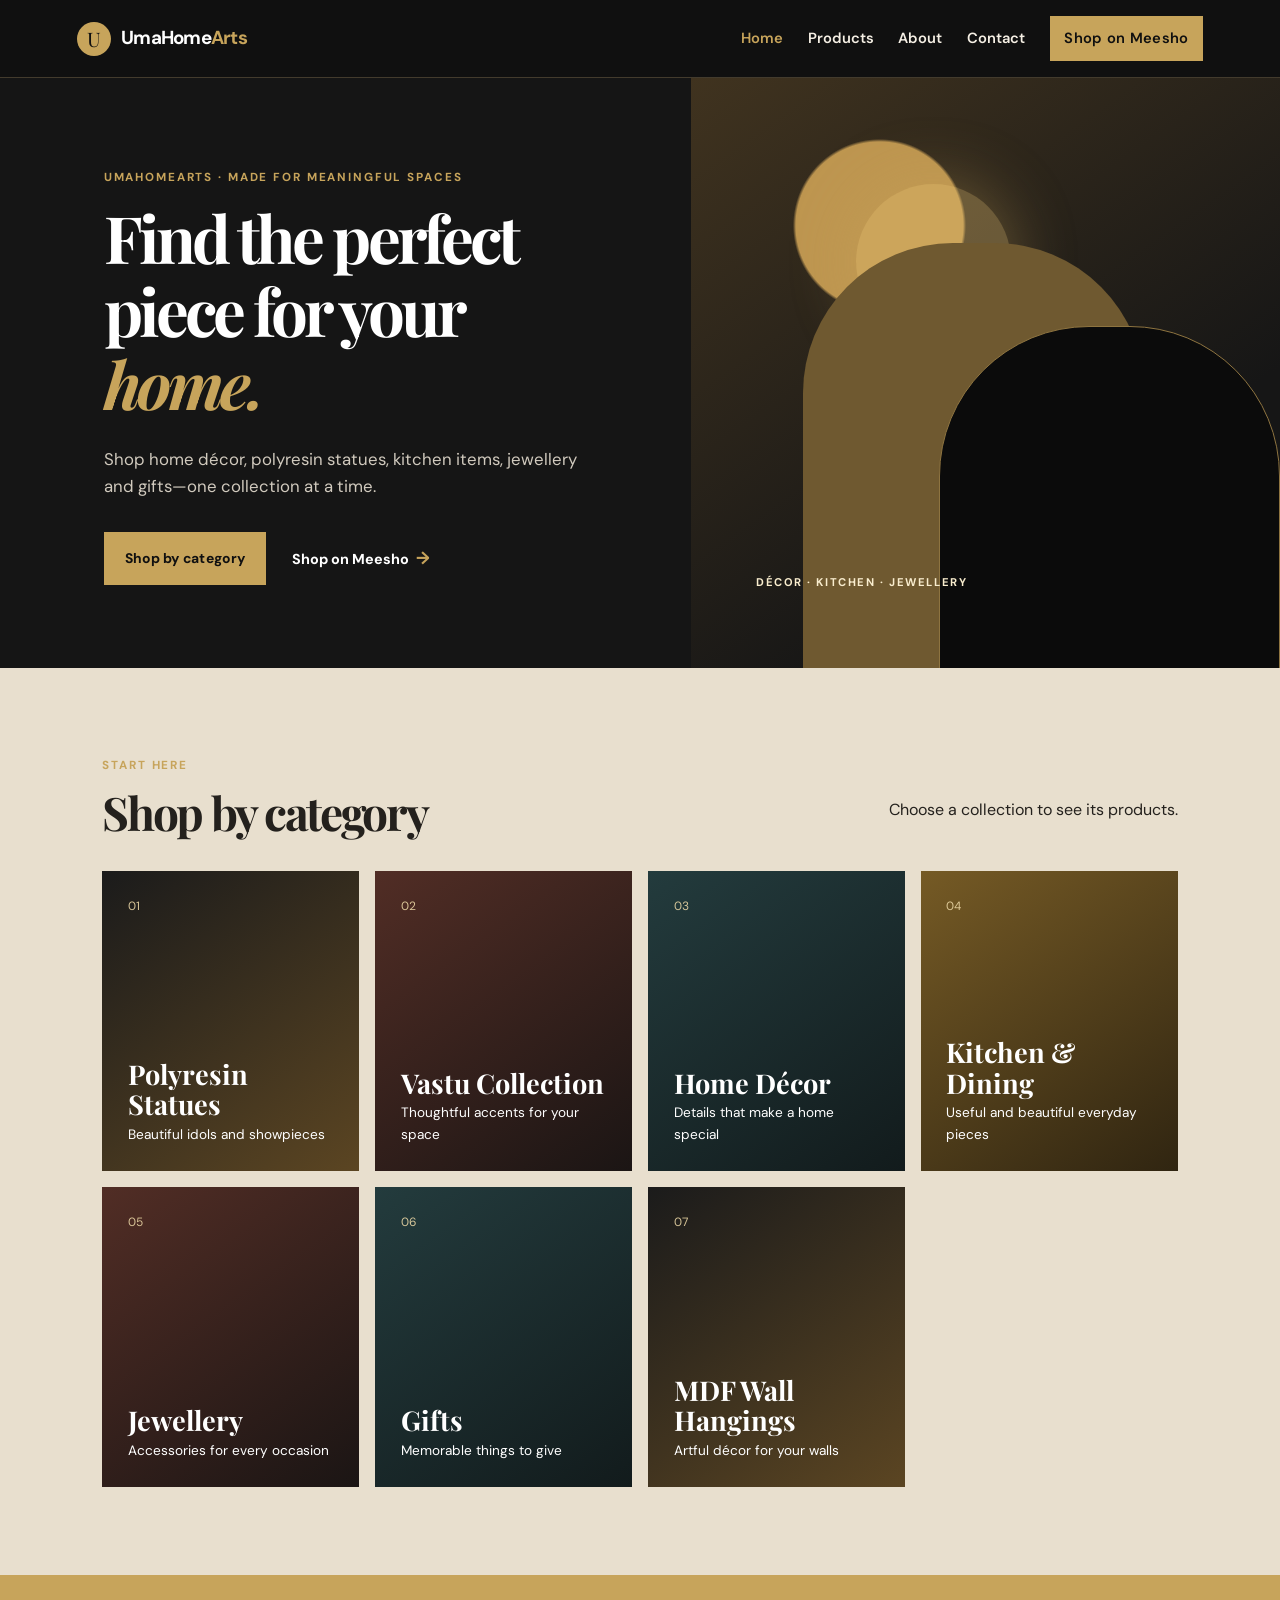
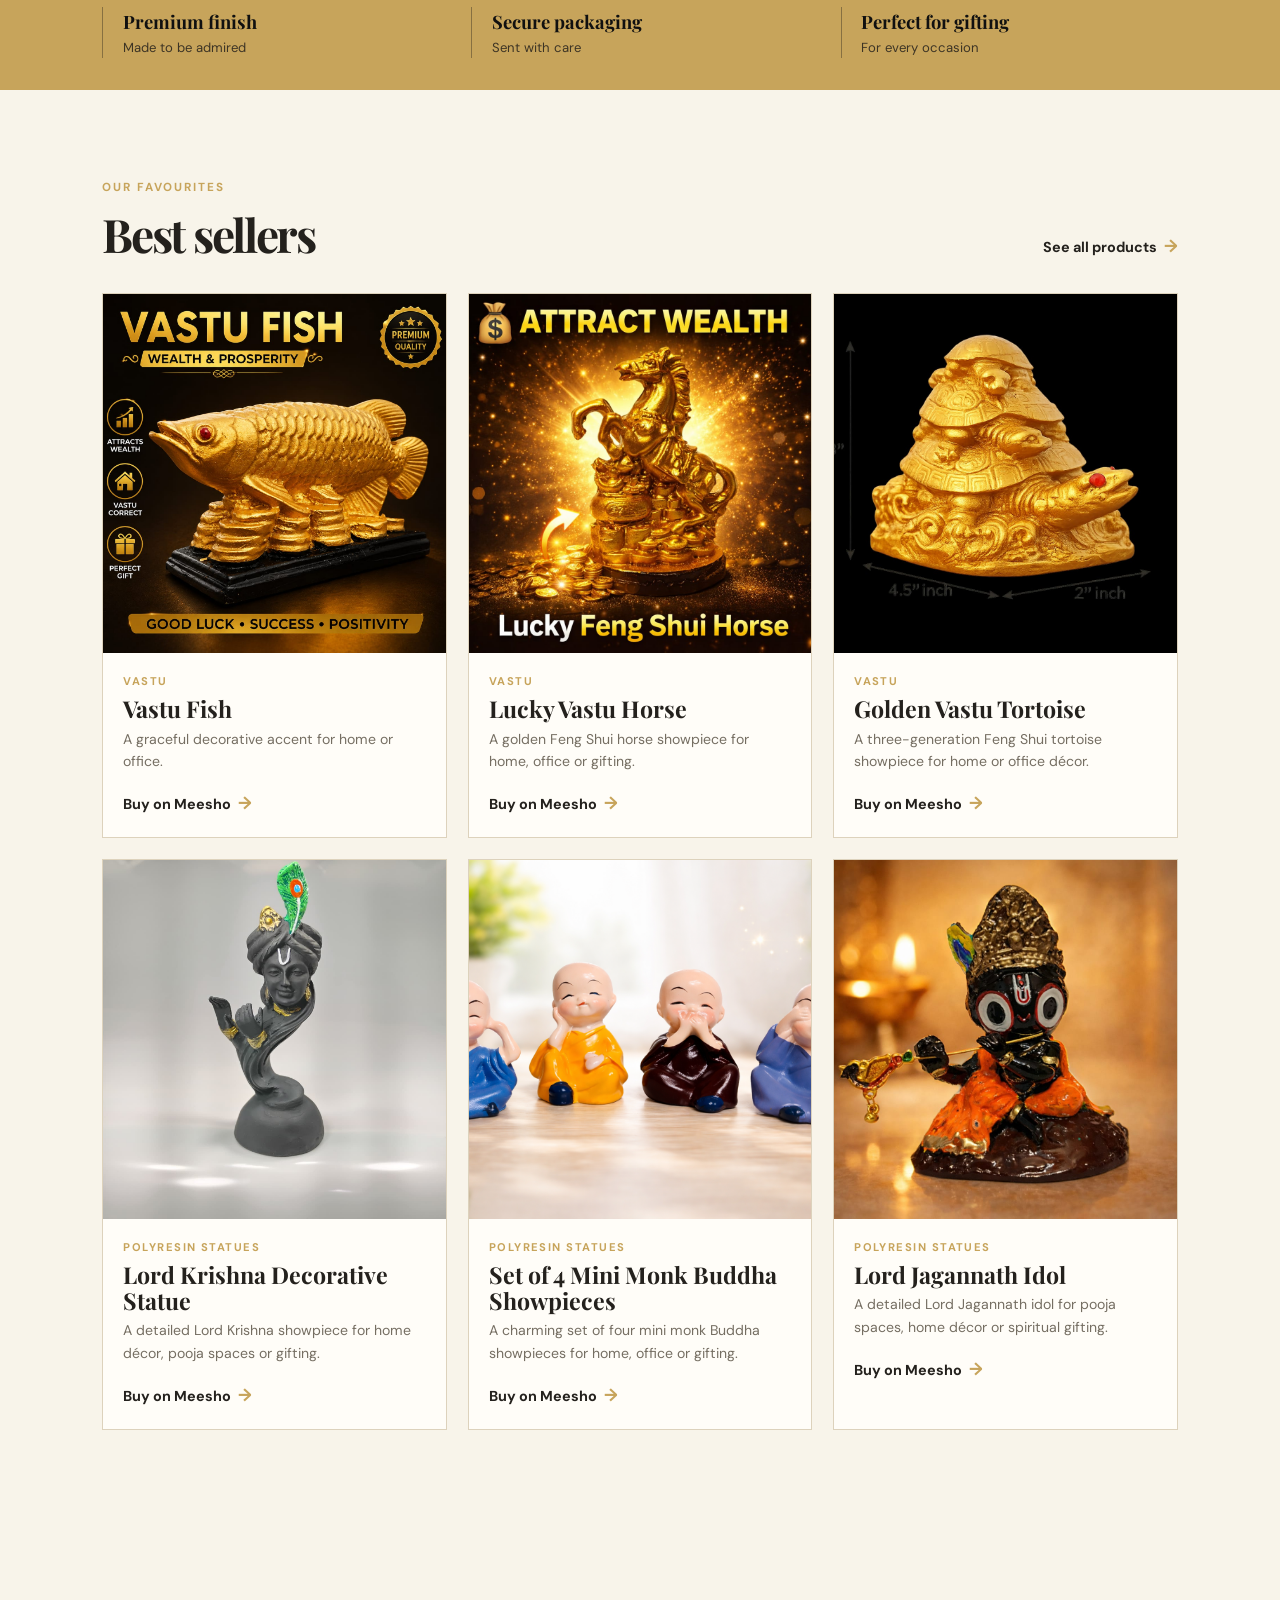
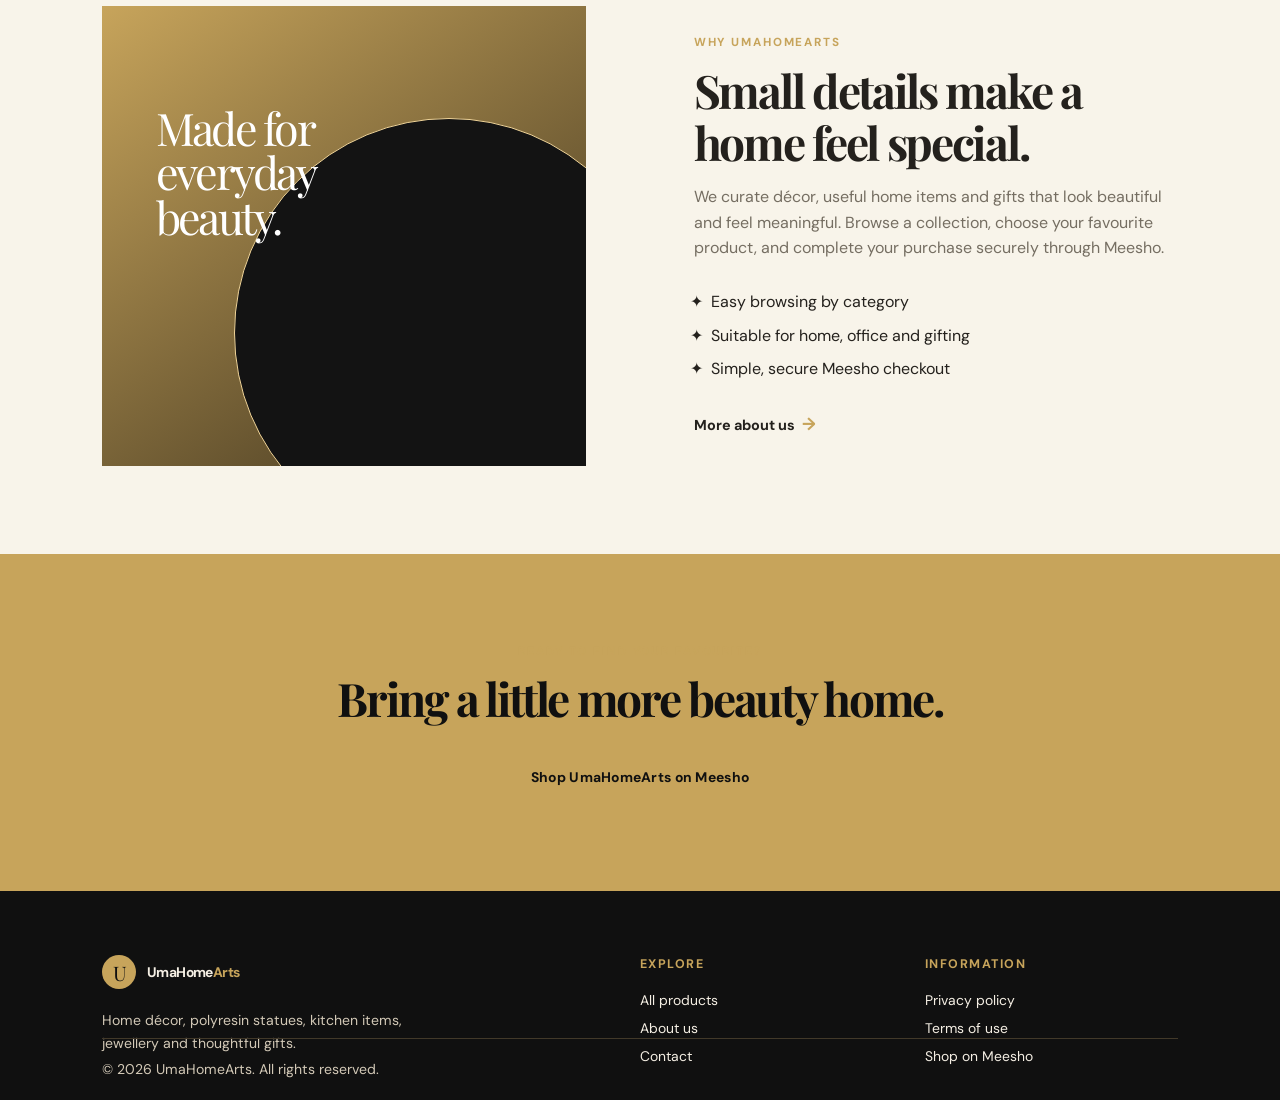
<file: index.html>
<!doctype html>
<html lang="en">
<head>
  <meta charset="utf-8"><meta name="viewport" content="width=device-width,initial-scale=1.0">
  <meta name="description" content="Explore UmaHomeArts collections: polyresin statues, Vastu décor, kitchen items, jewellery and gifts.">
  <title>UmaHomeArts | Shop by Category</title>
  <link rel="preconnect" href="https://fonts.googleapis.com"><link rel="preconnect" href="https://fonts.gstatic.com" crossorigin>
  <link href="https://fonts.googleapis.com/css2?family=DM+Sans:wght@400;500;600;700&family=Playfair+Display:wght@600;700&display=swap" rel="stylesheet"><link rel="stylesheet" href="css/style.css">
</head>
<body>
  <a class="skip-link" href="#main">Skip to content</a>
  <header class="site-header"><a class="brand" href="index.html"><span class="brand-mark">U</span><span>UmaHome<span>Arts</span></span></a><button class="menu-button" type="button" aria-label="Open menu" aria-expanded="false">☰</button><nav class="site-nav"><a class="active" href="index.html">Home</a><a href="products.html">Products</a><a href="about.html">About</a><a href="contact.html">Contact</a><a class="button button-small" data-store-link href="#">Shop on Meesho</a></nav></header>
  <main id="main">
    <section class="hero"><div class="hero-content"><p class="eyebrow">UmaHomeArts · made for meaningful spaces</p><h1>Find the perfect piece for your <em>home.</em></h1><p class="hero-copy">Shop home décor, polyresin statues, kitchen items, jewellery and gifts—one collection at a time.</p><div class="hero-actions"><a class="button" href="#categories">Shop by category</a><a class="text-link" data-store-link href="#">Shop on Meesho <span>→</span></a></div></div><div class="hero-art" aria-hidden="true"><div class="sun"></div><div class="arch arch-back"></div><div class="arch arch-front"></div><p>Décor · Kitchen · Jewellery</p></div></section>
    <section class="section categories" id="categories"><div class="section-heading"><div><p class="eyebrow">Start here</p><h2>Shop by category</h2></div><p class="category-intro">Choose a collection to see its products.</p></div><div class="category-grid"><a href="products.html?category=Polyresin%20Statues" class="category-card cat-vastu"><span>01</span><h3>Polyresin Statues</h3><p>Beautiful idols and showpieces</p></a><a href="products.html?category=Vastu" class="category-card cat-idols"><span>02</span><h3>Vastu Collection</h3><p>Thoughtful accents for your space</p></a><a href="products.html?category=Home%20Decor" class="category-card cat-decor"><span>03</span><h3>Home Décor</h3><p>Details that make a home special</p></a><a href="products.html?category=Kitchen%20%26%20Dining" class="category-card cat-gifts"><span>04</span><h3>Kitchen &amp; Dining</h3><p>Useful and beautiful everyday pieces</p></a><a href="products.html?category=Jewellery" class="category-card cat-idols"><span>05</span><h3>Jewellery</h3><p>Accessories for every occasion</p></a><a href="products.html?category=Gifts" class="category-card cat-decor"><span>06</span><h3>Gifts</h3><p>Memorable things to give</p></a><a href="products.html?category=MDF%20Wall%20Hangings" class="category-card cat-vastu"><span>07</span><h3>MDF Wall Hangings</h3><p>Artful décor for your walls</p></a></div></section>
    <section class="section trust-row" aria-label="UmaHomeArts promises"><div><b>Premium finish</b><span>Made to be admired</span></div><div><b>Secure packaging</b><span>Sent with care</span></div><div><b>Perfect for gifting</b><span>For every occasion</span></div></section>
    <section class="section" id="best-sellers"><div class="section-heading"><div><p class="eyebrow">Our favourites</p><h2>Best sellers</h2></div><a class="text-link" href="products.html">See all products <span>→</span></a></div><div class="product-grid" data-product-grid data-limit="6"></div></section>
    <section class="section story"><div class="story-image"><div class="story-circle"></div><p>Made for<br>everyday<br>beauty.</p></div><div class="story-copy"><p class="eyebrow">Why UmaHomeArts</p><h2>Small details make a home feel special.</h2><p>We curate décor, useful home items and gifts that look beautiful and feel meaningful. Browse a collection, choose your favourite product, and complete your purchase securely through Meesho.</p><ul><li>Easy browsing by category</li><li>Suitable for home, office and gifting</li><li>Simple, secure Meesho checkout</li></ul><a href="about.html" class="text-link">More about us <span>→</span></a></div></section>
    <section class="section cta"><p class="eyebrow">Ready to find your favourite?</p><h2>Bring a little more beauty home.</h2><a class="button" data-store-link href="#">Shop UmaHomeArts on Meesho</a></section>
  </main>
  <footer class="site-footer"><div><a class="brand" href="index.html"><span class="brand-mark">U</span><span>UmaHome<span>Arts</span></span></a><p>Home décor, polyresin statues, kitchen items, jewellery and thoughtful gifts.</p></div><div><b>Explore</b><a href="products.html">All products</a><a href="about.html">About us</a><a href="contact.html">Contact</a></div><div><b>Information</b><a href="privacy-policy.html">Privacy policy</a><a href="terms.html">Terms of use</a><a data-store-link href="#">Shop on Meesho</a></div><p class="copyright">© <span data-year></span> UmaHomeArts. All rights reserved.</p></footer>
  <script src="js/products.js"></script><script src="js/script.js"></script>
</body></html>
</file>
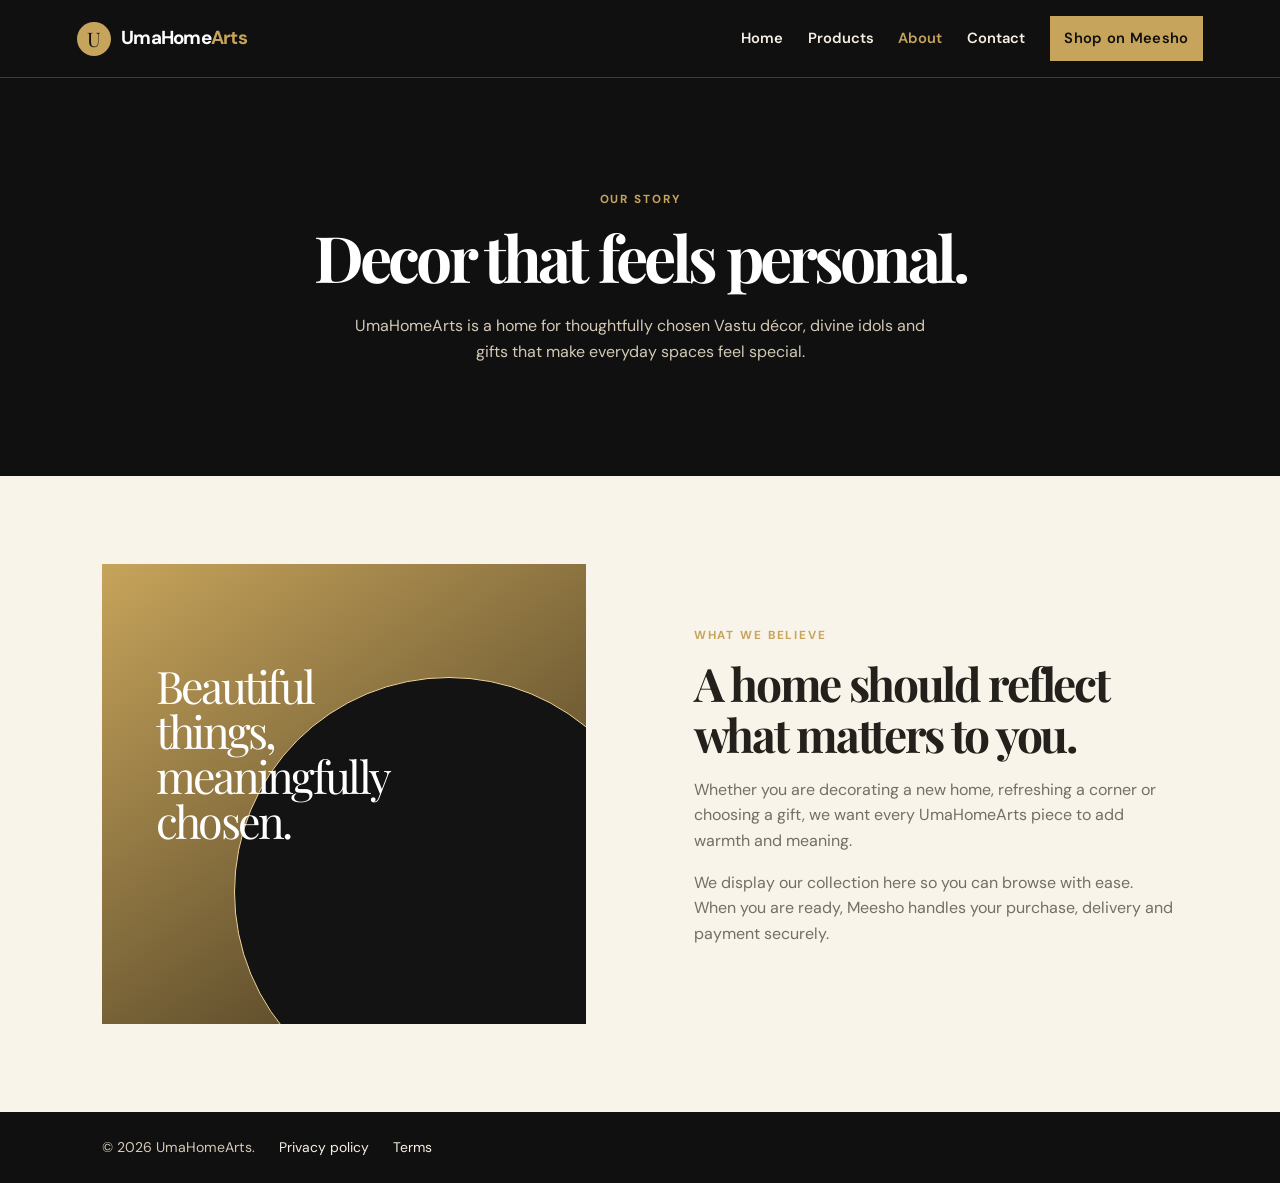
<file: about.html>
<!doctype html><html lang="en"><head><meta charset="utf-8"><meta name="viewport" content="width=device-width,initial-scale=1"><meta name="description" content="Learn about UmaHomeArts, a curated Vastu and home décor collection."><title>About | UmaHomeArts</title><link rel="preconnect" href="https://fonts.googleapis.com"><link rel="preconnect" href="https://fonts.gstatic.com" crossorigin><link href="https://fonts.googleapis.com/css2?family=DM+Sans:wght@400;500;600;700&family=Playfair+Display:wght@600;700&display=swap" rel="stylesheet"><link rel="stylesheet" href="css/style.css"></head><body><header class="site-header"><a class="brand" href="index.html"><span class="brand-mark">U</span><span>UmaHome<span>Arts</span></span></a><button class="menu-button" type="button" aria-label="Open menu" aria-expanded="false">☰</button><nav class="site-nav"><a href="index.html">Home</a><a href="products.html">Products</a><a class="active" href="about.html">About</a><a href="contact.html">Contact</a><a class="button button-small" data-store-link href="#">Shop on Meesho</a></nav></header><main><section class="page-hero"><p class="eyebrow">Our story</p><h1>Decor that feels personal.</h1><p>UmaHomeArts is a home for thoughtfully chosen Vastu décor, divine idols and gifts that make everyday spaces feel special.</p></section><section class="section story"><div class="story-image"><div class="story-circle"></div><p>Beautiful<br>things,<br>meaningfully<br>chosen.</p></div><div class="story-copy"><p class="eyebrow">What we believe</p><h2>A home should reflect what matters to you.</h2><p>Whether you are decorating a new home, refreshing a corner or choosing a gift, we want every UmaHomeArts piece to add warmth and meaning.</p><p>We display our collection here so you can browse with ease. When you are ready, Meesho handles your purchase, delivery and payment securely.</p></div></section></main><footer class="site-footer compact"><p>© <span data-year></span> UmaHomeArts.</p><a href="privacy-policy.html">Privacy policy</a><a href="terms.html">Terms</a></footer><script src="js/products.js"></script><script src="js/script.js"></script></body></html>
</file>
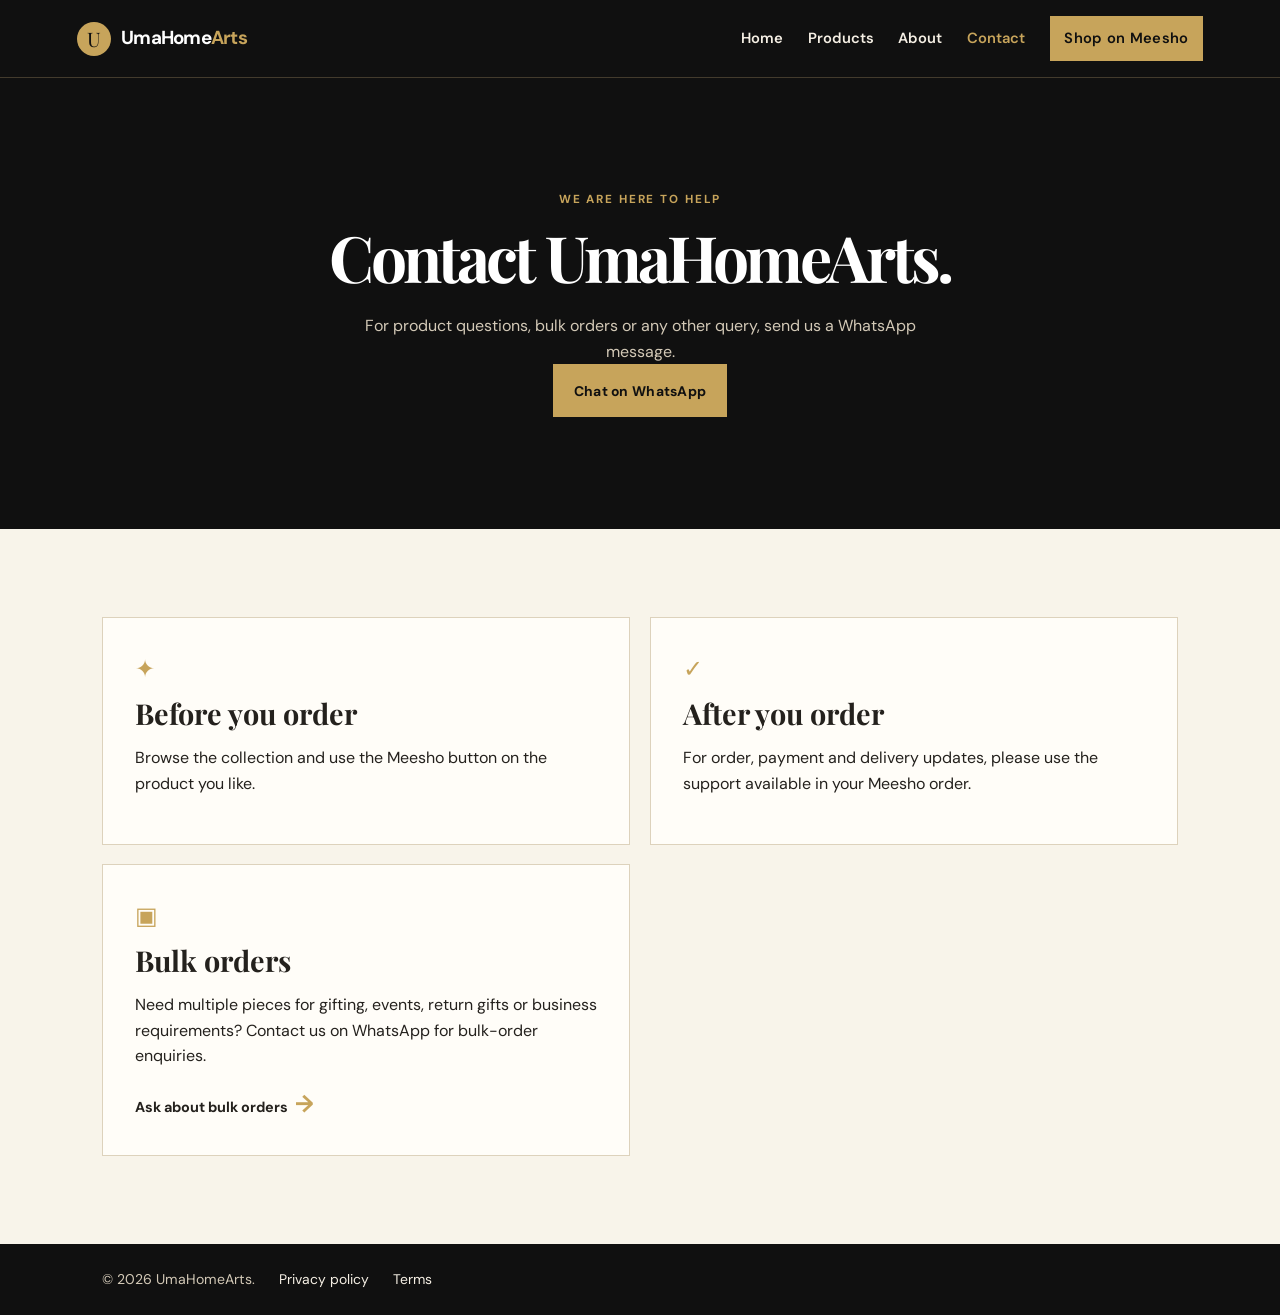
<file: contact.html>
<!doctype html><html lang="en"><head><meta charset="utf-8"><meta name="viewport" content="width=device-width,initial-scale=1"><meta name="description" content="Contact UmaHomeArts for product questions, bulk orders and support."><title>Contact | UmaHomeArts</title><link rel="preconnect" href="https://fonts.googleapis.com"><link rel="preconnect" href="https://fonts.gstatic.com" crossorigin><link href="https://fonts.googleapis.com/css2?family=DM+Sans:wght@400;500;600;700&family=Playfair+Display:wght@600;700&display=swap" rel="stylesheet"><link rel="stylesheet" href="css/style.css"></head><body><header class="site-header"><a class="brand" href="index.html"><span class="brand-mark">U</span><span>UmaHome<span>Arts</span></span></a><button class="menu-button" type="button" aria-label="Open menu" aria-expanded="false">☰</button><nav class="site-nav"><a href="index.html">Home</a><a href="products.html">Products</a><a href="about.html">About</a><a class="active" href="contact.html">Contact</a><a class="button button-small" data-store-link href="#">Shop on Meesho</a></nav></header><main><section class="page-hero"><p class="eyebrow">We are here to help</p><h1>Contact UmaHomeArts.</h1><p>For product questions, bulk orders or any other query, send us a WhatsApp message.</p><a class="button" data-whatsapp-link href="#">Chat on WhatsApp</a></section><section class="section contact-cards"><article><span>✦</span><h2>Before you order</h2><p>Browse the collection and use the Meesho button on the product you like.</p></article><article><span>✓</span><h2>After you order</h2><p>For order, payment and delivery updates, please use the support available in your Meesho order.</p></article><article><span>▣</span><h2>Bulk orders</h2><p>Need multiple pieces for gifting, events, return gifts or business requirements? Contact us on WhatsApp for bulk-order enquiries.</p><a class="card-link" data-whatsapp-link href="#">Ask about bulk orders <span>→</span></a></article></section></main><footer class="site-footer compact"><p>© <span data-year></span> UmaHomeArts.</p><a href="privacy-policy.html">Privacy policy</a><a href="terms.html">Terms</a></footer><script src="js/products.js"></script><script src="js/script.js"></script></body></html>
</file>
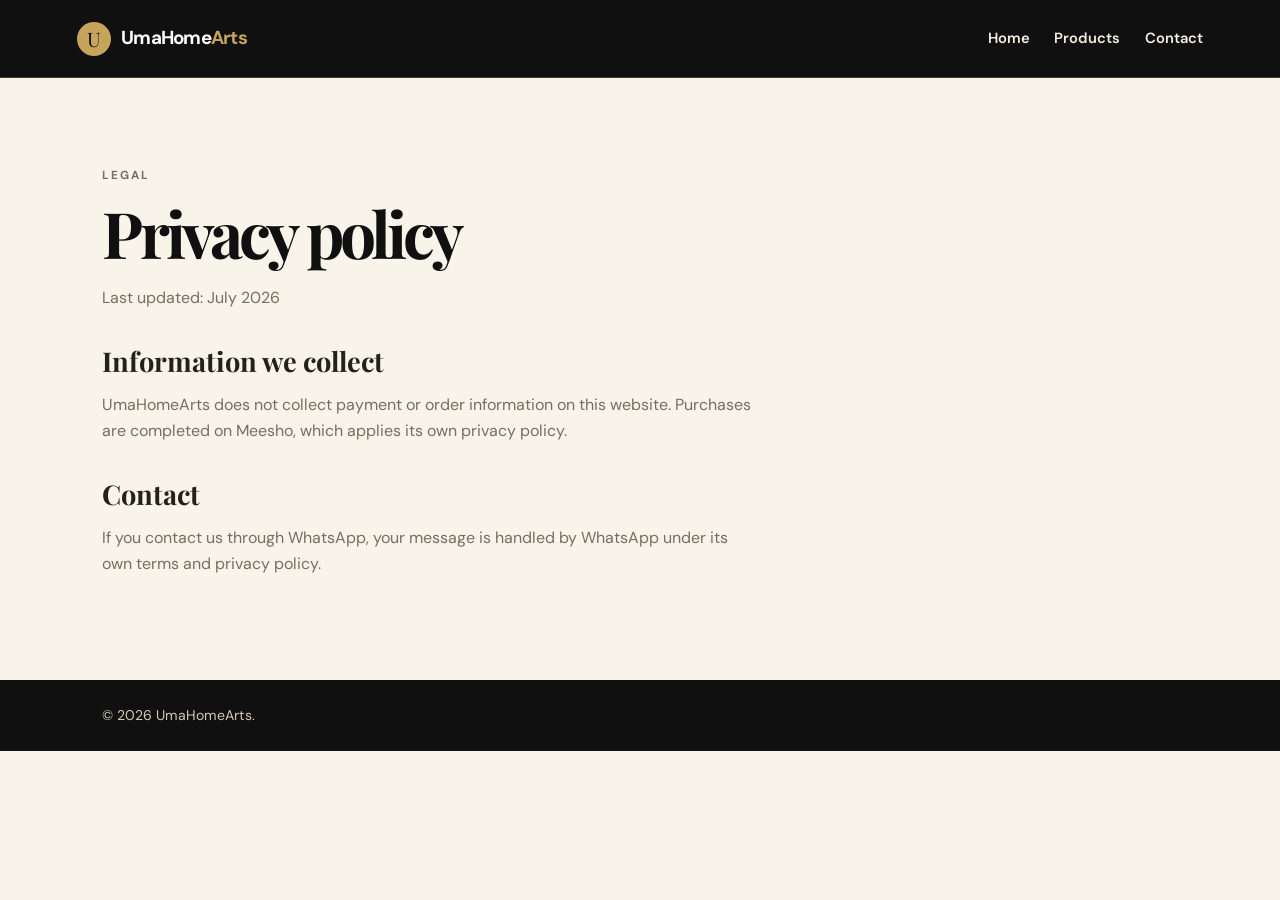
<file: privacy-policy.html>
<!doctype html><html lang="en"><head><meta charset="utf-8"><meta name="viewport" content="width=device-width,initial-scale=1"><title>Privacy Policy | UmaHomeArts</title><link rel="preconnect" href="https://fonts.googleapis.com"><link rel="preconnect" href="https://fonts.gstatic.com" crossorigin><link href="https://fonts.googleapis.com/css2?family=DM+Sans:wght@400;500;600;700&family=Playfair+Display:wght@600;700&display=swap" rel="stylesheet"><link rel="stylesheet" href="css/style.css"></head><body><header class="site-header"><a class="brand" href="index.html"><span class="brand-mark">U</span><span>UmaHome<span>Arts</span></span></a><nav class="site-nav simple"><a href="index.html">Home</a><a href="products.html">Products</a><a href="contact.html">Contact</a></nav></header><main class="legal section"><p class="eyebrow">Legal</p><h1>Privacy policy</h1><p>Last updated: July 2026</p><h2>Information we collect</h2><p>UmaHomeArts does not collect payment or order information on this website. Purchases are completed on Meesho, which applies its own privacy policy.</p><h2>Contact</h2><p>If you contact us through WhatsApp, your message is handled by WhatsApp under its own terms and privacy policy.</p></main><footer class="site-footer compact"><p>© <span data-year></span> UmaHomeArts.</p></footer><script src="js/script.js"></script></body></html>
</file>
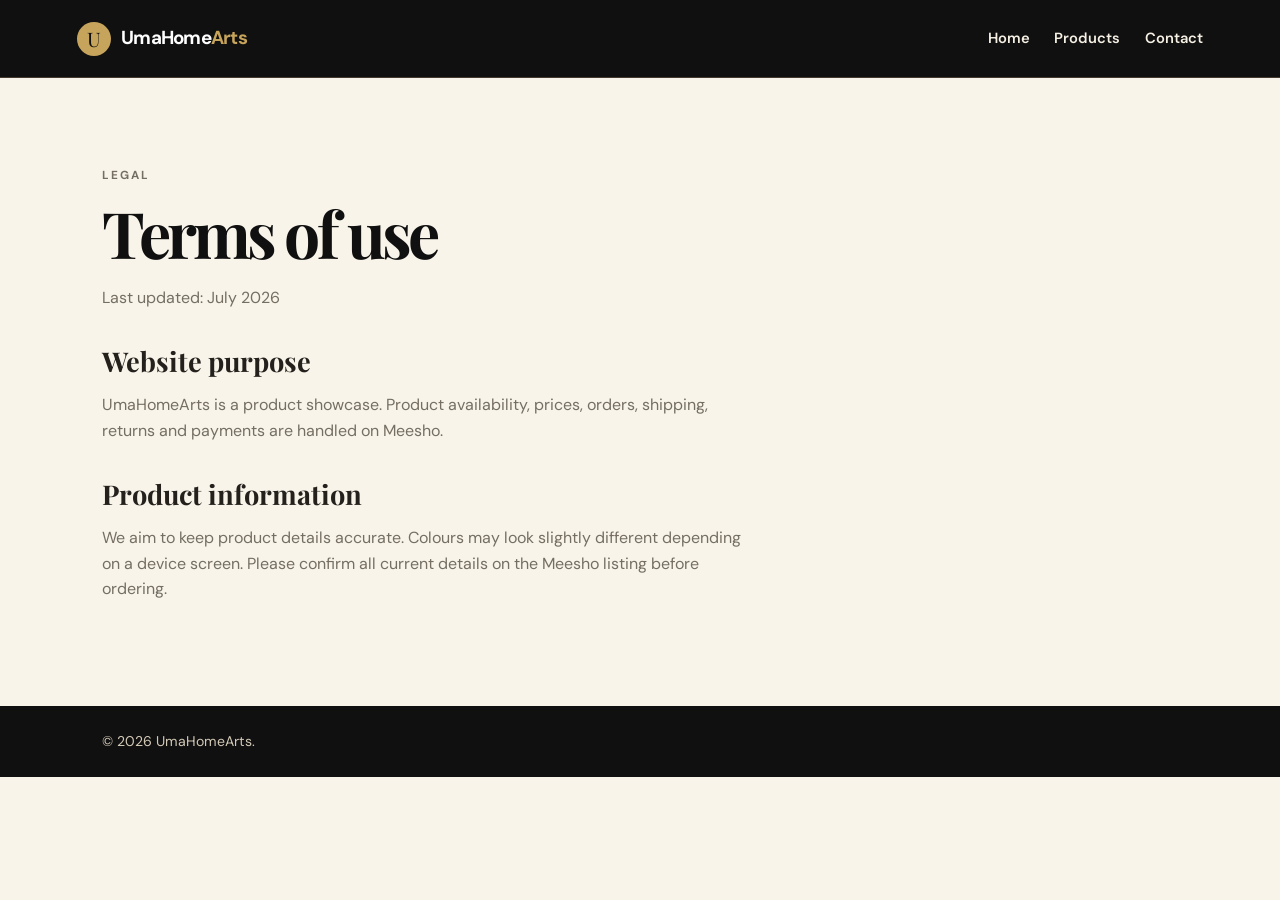
<file: terms.html>
<!doctype html><html lang="en"><head><meta charset="utf-8"><meta name="viewport" content="width=device-width,initial-scale=1"><title>Terms of Use | UmaHomeArts</title><link rel="preconnect" href="https://fonts.googleapis.com"><link rel="preconnect" href="https://fonts.gstatic.com" crossorigin><link href="https://fonts.googleapis.com/css2?family=DM+Sans:wght@400;500;600;700&family=Playfair+Display:wght@600;700&display=swap" rel="stylesheet"><link rel="stylesheet" href="css/style.css"></head><body><header class="site-header"><a class="brand" href="index.html"><span class="brand-mark">U</span><span>UmaHome<span>Arts</span></span></a><nav class="site-nav simple"><a href="index.html">Home</a><a href="products.html">Products</a><a href="contact.html">Contact</a></nav></header><main class="legal section"><p class="eyebrow">Legal</p><h1>Terms of use</h1><p>Last updated: July 2026</p><h2>Website purpose</h2><p>UmaHomeArts is a product showcase. Product availability, prices, orders, shipping, returns and payments are handled on Meesho.</p><h2>Product information</h2><p>We aim to keep product details accurate. Colours may look slightly different depending on a device screen. Please confirm all current details on the Meesho listing before ordering.</p></main><footer class="site-footer compact"><p>© <span data-year></span> UmaHomeArts.</p></footer><script src="js/script.js"></script></body></html>
</file>
<file: css/style.css>
:root{--black:#101010;--black-soft:#1b1b1b;--gold:#c7a45b;--gold-light:#ead6a5;--ivory:#f8f4ea;--paper:#fffdf8;--text:#24211d;--muted:#756e62;--line:#ddd2bc;--serif:"Playfair Display",Georgia,serif;--sans:"DM Sans",Arial,sans-serif}*{box-sizing:border-box}html{scroll-behavior:smooth}body{margin:0;background:var(--ivory);color:var(--text);font-family:var(--sans);line-height:1.6}.skip-link{position:absolute;left:-999px}.skip-link:focus{left:1rem;top:1rem;background:#fff;padding:.5rem;z-index:10}.site-header{min-height:78px;background:var(--black);display:flex;align-items:center;justify-content:space-between;padding:0 6%;border-bottom:1px solid #433b2d;position:relative;z-index:5}.brand{color:#fff;display:inline-flex;gap:.65rem;align-items:center;font-size:1.18rem;font-weight:700;text-decoration:none;letter-spacing:-.04em}.brand>span>span{color:var(--gold)}.brand-mark{background:var(--gold);color:var(--black);border-radius:50%;width:34px;height:34px;display:grid;place-items:center;font:1.25rem var(--serif)}.site-nav{display:flex;align-items:center;gap:1.55rem}.site-nav>a{color:#f5efe4;text-decoration:none;font-size:.92rem;font-weight:600}.site-nav>a:hover,.site-nav>a.active{color:var(--gold)}.button{display:inline-block;background:var(--gold);color:var(--black)!important;text-decoration:none;border:1px solid var(--gold);padding:.9rem 1.25rem;font-size:.87rem;font-weight:700;letter-spacing:.02em;transition:.2s}.button:hover{background:transparent;color:var(--gold)!important;transform:translateY(-2px)}.button-small{padding:.6rem .85rem!important}.menu-button{display:none;border:0;background:none;color:#fff;font-size:1.6rem}.hero{display:grid;grid-template-columns:1.08fr .92fr;min-height:590px;background:#151515}.hero-content{padding:11% 11% 10% 15%;display:flex;flex-direction:column;justify-content:center}.eyebrow{color:var(--gold);font-size:.73rem;text-transform:uppercase;letter-spacing:.16em;font-weight:700;margin:0 0 .8rem}h1,h2,h3{font-family:var(--serif);line-height:1.12;margin:0}h1{font-size:clamp(3rem,5.1vw,5.6rem);letter-spacing:-.06em;color:#fff}h1 em{color:var(--gold);font-style:italic}.hero-copy{font-size:1.05rem;color:#d1cabe;max-width:480px;margin:1.7rem 0 2rem}.hero-actions{display:flex;align-items:center;gap:1.6rem}.text-link,.card-link{color:var(--text);text-decoration:none;font-weight:700;font-size:.9rem}.hero .text-link{color:#fff}.text-link span,.card-link span{color:var(--gold);font-size:1.1rem;padding-left:.25rem}.hero-art{background:radial-gradient(circle at 32% 25%,#be9650 0 14%,transparent 14.5%),linear-gradient(145deg,#40331f,#161616 70%);position:relative;overflow:hidden;min-height:400px}.sun{width:155px;height:155px;border-radius:50%;background:rgba(229,191,112,.35);position:absolute;top:18%;left:28%;box-shadow:0 0 65px rgba(199,164,91,.42)}.arch{width:58%;height:80%;border-radius:150px 150px 0 0;position:absolute;bottom:-8%}.arch-back{background:#6f5930;left:19%}.arch-front{background:#0b0b0b;right:0;bottom:-22%;border:1px solid #8e7440}.hero-art p{position:absolute;bottom:11%;left:11%;color:#f9edce;letter-spacing:.14em;text-transform:uppercase;font-size:.7rem;font-weight:700;z-index:2}.section{padding:5.5rem 8%}.trust-row{background:var(--gold);color:var(--black);display:grid;grid-template-columns:repeat(3,1fr);gap:2rem;padding-top:2rem;padding-bottom:2rem}.trust-row div{display:flex;flex-direction:column;border-left:1px solid rgba(16,16,16,.35);padding-left:1.2rem}.trust-row b{font-family:var(--serif);font-size:1.15rem}.trust-row span{font-size:.82rem;color:#3d3425}.section-heading{display:flex;align-items:end;justify-content:space-between;margin-bottom:2rem}.section-heading h2,.story h2,.testimonials h2,.cta h2{font-size:clamp(2.1rem,3.6vw,3.8rem);letter-spacing:-.05em}.product-grid{display:grid;grid-template-columns:repeat(3,1fr);gap:1.3rem}.product-card{background:var(--paper);border:1px solid var(--line);overflow:hidden;transition:transform .2s}.product-card:hover{transform:translateY(-5px);box-shadow:0 16px 28px rgba(20,15,7,.14)}.product-image{display:block;aspect-ratio:1/1.05;background:#e7e1d4;overflow:hidden}.product-image img{width:100%;height:100%;object-fit:cover}.product-info{padding:1.25rem}.product-category{margin:0;color:var(--gold);font-size:.7rem;text-transform:uppercase;letter-spacing:.13em;font-weight:700}.product-info h3{font-size:1.45rem;margin:.3rem 0}.product-info p:not(.product-category){margin:.35rem 0 1rem;color:var(--muted);font-size:.88rem}.product-placeholder{width:100%;height:100%;display:grid;place-content:center;background:linear-gradient(135deg,#352b1c,#b69351);color:#fff;text-align:center;font-family:var(--serif);font-size:1.45rem}.product-placeholder span{opacity:.75}.product-placeholder b{font-size:2rem}.categories{background:#e8dfce}.category-grid{display:grid;grid-template-columns:repeat(4,1fr);gap:1rem}.category-card{min-height:300px;padding:1.6rem;display:flex;flex-direction:column;justify-content:flex-end;text-decoration:none;color:#fff;background:#222;transition:.2s}.category-card:hover{transform:translateY(-5px);box-shadow:0 14px 24px rgba(0,0,0,.22)}.category-card span{font-size:.75rem;color:var(--gold-light);opacity:.9;margin-bottom:auto}.category-card h3{font-size:1.7rem}.category-card p{font-size:.85rem;margin:.25rem 0 0}.cat-vastu{background:linear-gradient(145deg,#1b1b1b,#5b4522)}.cat-idols{background:linear-gradient(145deg,#512d25,#1b1514)}.cat-decor{background:linear-gradient(145deg,#233b3d,#121b1c)}.cat-gifts{background:linear-gradient(145deg,#755a25,#302511)}.story{display:grid;grid-template-columns:1fr 1fr;gap:10%;align-items:center}.story-image{height:460px;background:linear-gradient(145deg,#c7a45b,#3d321d);position:relative;overflow:hidden;color:#fff}.story-circle{width:430px;height:430px;border-radius:50%;background:#131313;position:absolute;right:-16%;bottom:-18%;border:1px solid #f0d498}.story-image p{position:absolute;left:11%;top:12%;font:2.8rem/1 var(--serif);letter-spacing:-.06em}.story-copy>p:not(.eyebrow){color:var(--muted);max-width:520px}.story-copy ul{list-style:"✦  ";padding-left:1.1rem;margin:1.5rem 0}.story-copy li{padding:.25rem 0}.testimonials{background:var(--black);color:#fff}.testimonials h2{max-width:650px}.review-grid{display:grid;grid-template-columns:repeat(3,1fr);gap:1.5rem;margin-top:2.4rem}.review-grid blockquote{border-top:1px solid #695b43;margin:0;padding:1.3rem 0;font-family:var(--serif);font-size:1.27rem}.review-grid footer{font:600 .78rem var(--sans);color:#d9cfbd;margin-top:1rem}.cta{text-align:center;background:var(--gold);color:var(--black)}.cta h2{margin:.3rem auto 1.6rem;max-width:700px}.site-footer{background:var(--black);color:#fff;padding:4rem 8% 2rem;display:grid;grid-template-columns:2fr 1fr 1fr;gap:2rem;position:relative}.site-footer p{color:#d3c9b7;max-width:350px;font-size:.88rem}.site-footer div{display:flex;flex-direction:column;gap:.35rem}.site-footer b{font-size:.78rem;text-transform:uppercase;letter-spacing:.12em;margin-bottom:.5rem;color:var(--gold)}.site-footer a{color:#f5efe4;font-size:.87rem;text-decoration:none}.copyright{position:absolute;bottom:0;left:8%;right:8%;max-width:none!important;border-top:1px solid #423929;padding:1.2rem 0;margin:0}.page-hero{background:var(--black);color:#fff;text-align:center;padding:7rem 12%}.page-hero h1{font-size:clamp(3rem,5vw,5rem)}.page-hero>p:not(.eyebrow){color:#d3c9b7;max-width:600px;margin:1.25rem auto 0}.filters{display:flex;flex-wrap:wrap;gap:.6rem;margin-bottom:2rem}.filter{border:1px solid var(--line);background:var(--paper);padding:.6rem .85rem;font:600 .82rem var(--sans);cursor:pointer}.filter.active,.filter:hover{background:var(--black);color:white;border-color:var(--black)}.empty-state{padding:2rem 0;color:var(--muted)}.contact-cards{display:grid;grid-template-columns:repeat(2,1fr);gap:1.2rem}.contact-cards article{background:var(--paper);padding:2rem;border:1px solid var(--line)}.contact-cards span{color:var(--gold);font-size:1.5rem}.contact-cards h2{font-size:1.8rem;margin:.5rem 0}.legal{max-width:860px}.legal h1{font-size:clamp(2.8rem,5vw,4.5rem);margin-bottom:1rem;color:var(--black)}.legal h2{font-size:1.7rem;margin:2.2rem 0 .5rem}.legal>p{color:var(--muted)}.compact{display:flex;align-items:center;justify-content:flex-start;gap:1.5rem;padding:1.5rem 8%;min-height:0}.compact p{margin:0}.compact .copyright{display:none}@media(max-width:800px){.site-header{padding:0 5%;min-height:70px}.menu-button{display:block}.site-nav{display:none;position:absolute;top:70px;left:0;right:0;background:var(--black);padding:1rem 5% 1.5rem;flex-direction:column;align-items:stretch;gap:.8rem;border-bottom:1px solid #423929}.site-nav.open{display:flex}.hero{grid-template-columns:1fr}.hero-content{padding:5rem 8%}.hero-art{min-height:320px}.trust-row,.product-grid,.review-grid{grid-template-columns:1fr 1fr}.category-grid{grid-template-columns:1fr 1fr}.story{grid-template-columns:1fr;gap:2rem}.site-footer{grid-template-columns:1fr 1fr}.site-footer>div:first-child{grid-column:1/-1}.contact-cards{grid-template-columns:1fr}}@media(max-width:500px){.hero-actions{align-items:flex-start;flex-direction:column;gap:1rem}.section{padding:3.8rem 6%}.trust-row,.product-grid,.review-grid,.category-grid{grid-template-columns:1fr}.trust-row{gap:1rem}.section-heading{align-items:flex-start;flex-direction:column;gap:1rem}.story-image{height:360px}.site-footer{grid-template-columns:1fr}.site-footer>div:first-child{grid-column:auto}.compact{flex-wrap:wrap}.page-hero{padding:4.8rem 7%}.site-nav.simple{display:flex;position:static;padding:0;flex-direction:row;border:0}.site-nav.simple a:nth-child(n+4){display:none}}
</file>
